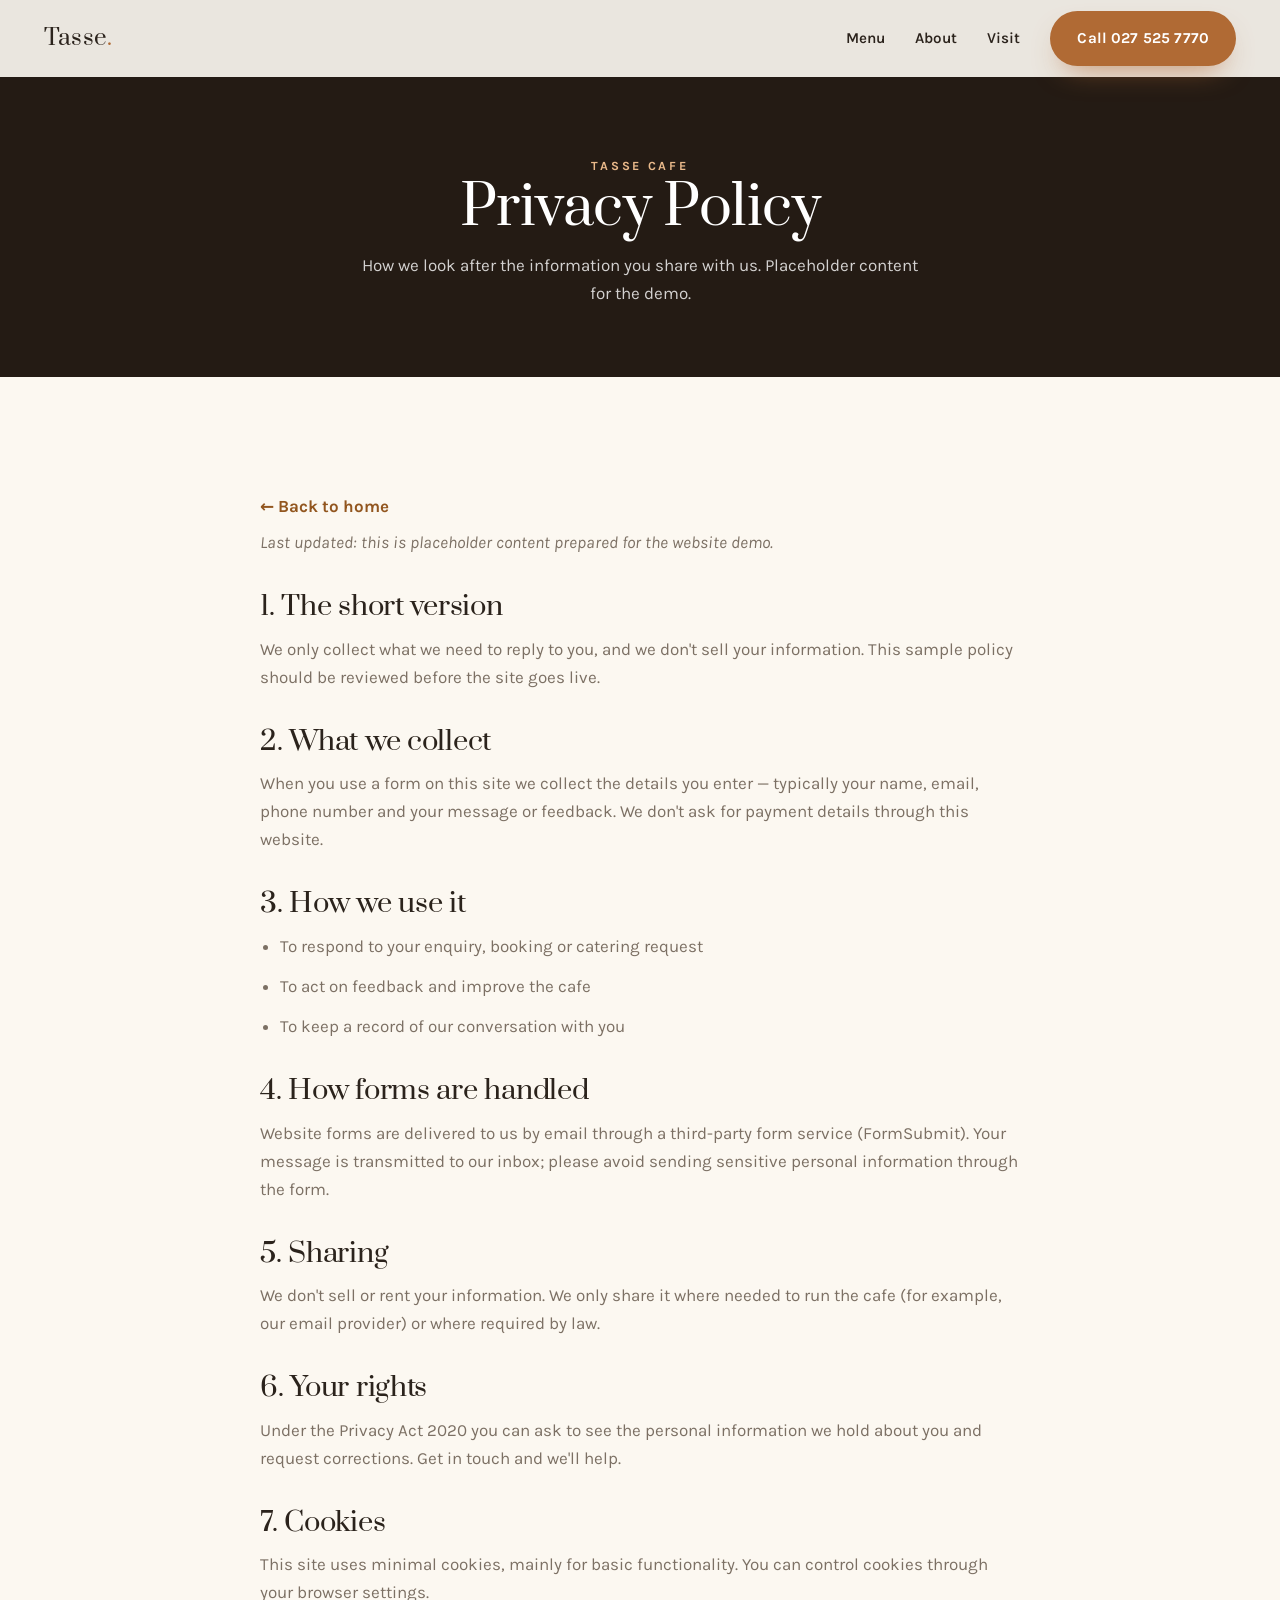
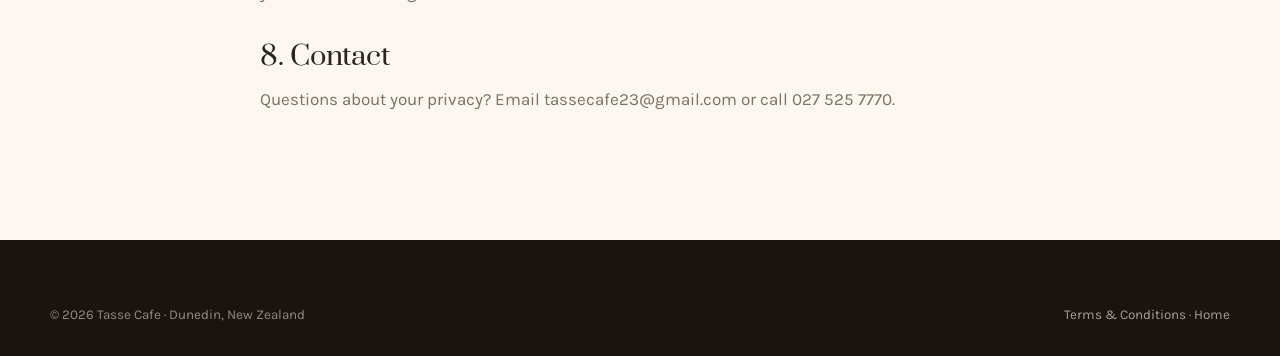
<file: privacy.html>
<!DOCTYPE html>
<html lang="en-NZ">
<head>
<meta charset="UTF-8">
<meta name="viewport" content="width=device-width, initial-scale=1.0">
<title>Privacy Policy | Tasse Cafe, Dunedin</title>
<meta name="description" content="How Tasse Cafe handles information collected through this website.">
<link rel="icon" href="data:image/svg+xml,%3Csvg xmlns='http://www.w3.org/2000/svg' viewBox='0 0 100 100'%3E%3Crect width='100' height='100' rx='22' fill='%23241b14'/%3E%3Ctext x='50' y='68' font-family='Georgia,serif' font-size='58' fill='%23b06a34' text-anchor='middle'%3ET%3C/text%3E%3C/svg%3E">
<link rel="preconnect" href="https://fonts.googleapis.com">
<link rel="preconnect" href="https://fonts.gstatic.com" crossorigin>
<link href="https://fonts.googleapis.com/css2?family=Prata&family=Karla:wght@400;600;700;800&display=swap" rel="stylesheet">
<link rel="stylesheet" href="styles.css">
</head>
<body>
<nav class="nav scrolled" id="nav">
  <a href="index.html" class="brand">Tasse<span class="dot">.</span></a>
  <div class="nav-links" id="navLinks">
    <a href="index.html#menu" class="lnk">Menu</a>
    <a href="index.html#about" class="lnk">About</a>
    <a href="index.html#visit" class="lnk">Visit</a>
    <a href="tel:0275257770" class="btn btn-primary">Call 027 525 7770</a>
  </div>
  <button class="nav-toggle" id="navToggle" aria-label="Menu"><span></span><span></span><span></span></button>
</nav>

<header class="page-hero">
  <div class="wrap">
    <span class="eyebrow" style="color:#e9b98a">Tasse Cafe</span>
    <h1>Privacy Policy</h1>
    <p>How we look after the information you share with us. Placeholder content for the demo.</p>
  </div>
</header>

<section class="section band-cream">
  <div class="wrap prose">
    <a href="index.html" class="back-link">← Back to home</a>
    <p><em>Last updated: this is placeholder content prepared for the website demo.</em></p>

    <h2>1. The short version</h2>
    <p>We only collect what we need to reply to you, and we don't sell your information. This sample policy should be reviewed before the site goes live.</p>

    <h2>2. What we collect</h2>
    <p>When you use a form on this site we collect the details you enter — typically your name, email, phone number and your message or feedback. We don't ask for payment details through this website.</p>

    <h2>3. How we use it</h2>
    <ul>
      <li>To respond to your enquiry, booking or catering request</li>
      <li>To act on feedback and improve the cafe</li>
      <li>To keep a record of our conversation with you</li>
    </ul>

    <h2>4. How forms are handled</h2>
    <p>Website forms are delivered to us by email through a third-party form service (FormSubmit). Your message is transmitted to our inbox; please avoid sending sensitive personal information through the form.</p>

    <h2>5. Sharing</h2>
    <p>We don't sell or rent your information. We only share it where needed to run the cafe (for example, our email provider) or where required by law.</p>

    <h2>6. Your rights</h2>
    <p>Under the Privacy Act 2020 you can ask to see the personal information we hold about you and request corrections. Get in touch and we'll help.</p>

    <h2>7. Cookies</h2>
    <p>This site uses minimal cookies, mainly for basic functionality. You can control cookies through your browser settings.</p>

    <h2>8. Contact</h2>
    <p>Questions about your privacy? Email <a href="mailto:tassecafe23@gmail.com">tassecafe23@gmail.com</a> or call <a href="tel:0275257770">027 525 7770</a>.</p>
  </div>
</section>

<footer class="footer">
  <div class="wrap">
    <div class="footer-bottom" style="border:0;padding-top:0">
      <span>© <span id="yr"></span> Tasse Cafe · Dunedin, New Zealand</span>
      <span><a href="terms.html" style="color:rgba(255,255,255,.6)">Terms &amp; Conditions</a> · <a href="index.html" style="color:rgba(255,255,255,.6)">Home</a></span>
    </div>
  </div>
</footer>
<script>document.getElementById('yr').textContent = new Date().getFullYear();
  const t=document.getElementById('navToggle'),l=document.getElementById('navLinks'); t&&t.addEventListener('click',()=>l.classList.toggle('open'));</script>
</body>
</html>
</file>
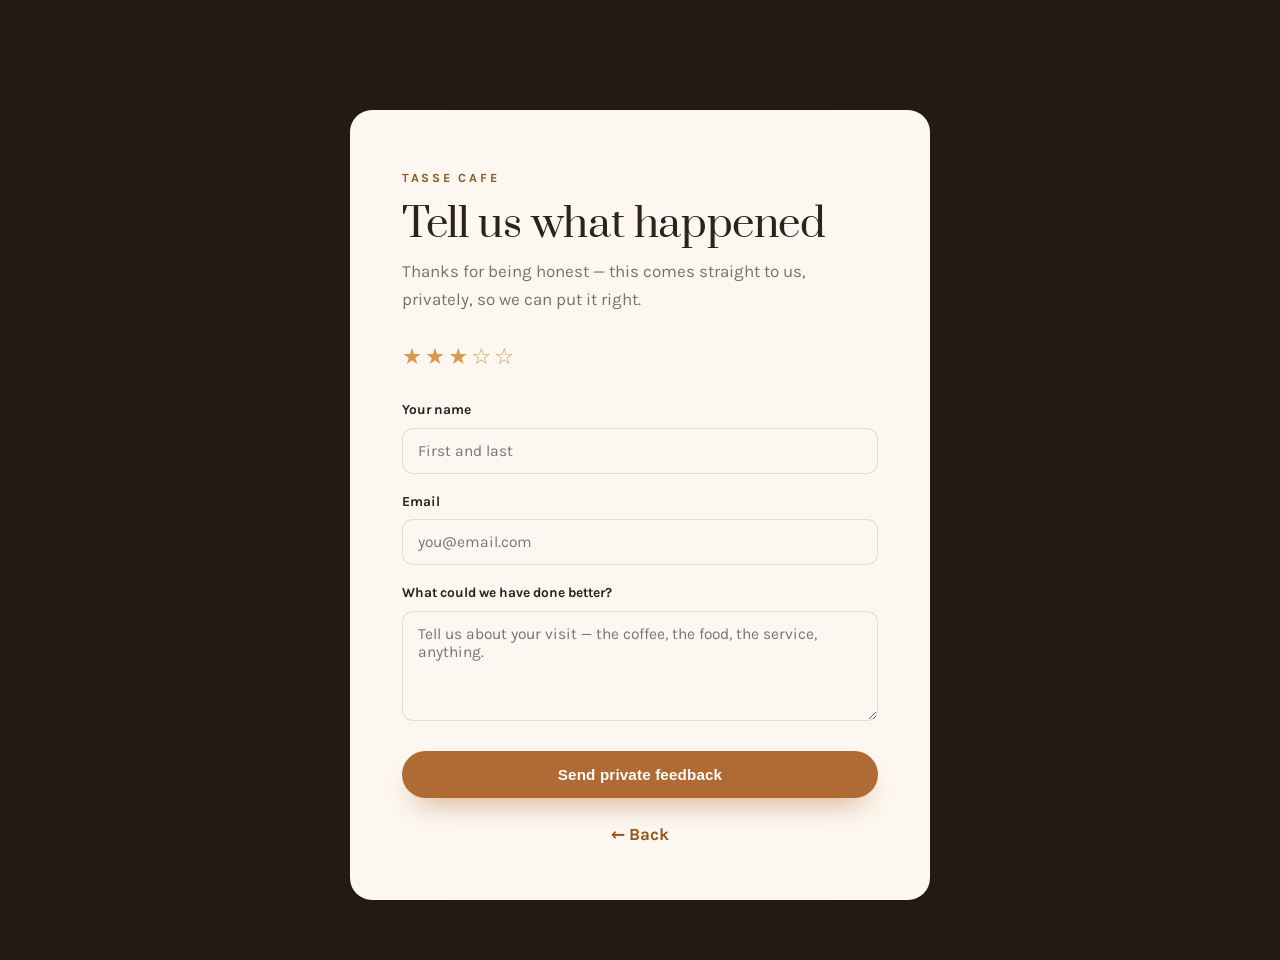
<file: private.html>
<!DOCTYPE html>
<html lang="en-NZ">
<head>
<meta charset="UTF-8">
<meta name="viewport" content="width=device-width, initial-scale=1.0">
<title>Your Feedback | Tasse Cafe, Dunedin</title>
<meta name="description" content="Share private feedback with the Tasse Cafe team.">
<link rel="icon" href="data:image/svg+xml,%3Csvg xmlns='http://www.w3.org/2000/svg' viewBox='0 0 100 100'%3E%3Crect width='100' height='100' rx='22' fill='%23241b14'/%3E%3Ctext x='50' y='68' font-family='Georgia,serif' font-size='58' fill='%23b06a34' text-anchor='middle'%3ET%3C/text%3E%3C/svg%3E">
<link rel="preconnect" href="https://fonts.googleapis.com">
<link rel="preconnect" href="https://fonts.gstatic.com" crossorigin>
<link href="https://fonts.googleapis.com/css2?family=Prata&family=Karla:wght@400;600;700;800&display=swap" rel="stylesheet">
<link rel="stylesheet" href="styles.css">
<style>
  .pv-wrap { min-height: 100vh; display: grid; place-items: center; background: var(--espresso); padding: 110px 20px 60px; }
  .pv-card { background: var(--cream); border-radius: var(--radius-lg); padding: clamp(30px, 5vw, 52px); max-width: 580px; width: 100%; box-shadow: var(--shadow); }
  .pv-card .eyebrow { color: var(--accent-deep); }
  .pv-card h1 { font-size: clamp(1.8rem, 4.6vw, 2.5rem); margin: 12px 0 10px; }
  .pv-card p.sub { color: var(--muted); margin-bottom: 26px; }
  .rating-show { color: #d99a4e; font-size: 1.4rem; letter-spacing: 3px; margin-bottom: 22px; }
  .success { display: none; text-align: center; }
  .success.show { display: block; }
  .success .tick { width: 72px; height: 72px; border-radius: 50%; background: rgba(176,106,52,0.15); color: var(--accent-deep); display: grid; place-items: center; margin: 0 auto 20px; }
  .success .tick svg { width: 34px; height: 34px; }
  .pv-back { margin-top: 22px; text-align: center; }
  .pv-back a { color: var(--accent-deep); font-weight: 700; }
</style>
</head>
<body>
<div class="pv-wrap">
  <div class="pv-card">
    <div id="formView">
      <span class="eyebrow">Tasse Cafe</span>
      <h1>Tell us what happened</h1>
      <p class="sub">Thanks for being honest — this comes straight to us, privately, so we can put it right.</p>
      <div class="rating-show" id="ratingShow">★☆☆☆☆</div>
      <form class="form" id="pvForm" action="https://formsubmit.co/tassecafe23@gmail.com" method="POST" style="box-shadow:none;padding:0;background:transparent">
        <input type="hidden" name="_subject" value="Private feedback from Tasse Cafe website">
        <input type="hidden" name="_captcha" value="false">
        <input type="hidden" name="_template" value="table">
        <input type="hidden" name="rating" id="ratingField" value="">
        <div class="field">
          <label for="name">Your name</label>
          <input id="name" type="text" name="name" placeholder="First and last" required>
        </div>
        <div class="field">
          <label for="email">Email</label>
          <input id="email" type="email" name="email" placeholder="you@email.com" required>
        </div>
        <div class="field">
          <label for="feedback">What could we have done better?</label>
          <textarea id="feedback" name="feedback" placeholder="Tell us about your visit — the coffee, the food, the service, anything." required></textarea>
        </div>
        <button type="submit" class="btn btn-primary" style="width:100%;justify-content:center">Send private feedback</button>
      </form>
    </div>
    <div class="success" id="successView">
      <div class="tick"><svg viewBox="0 0 24 24" fill="none" stroke="currentColor" stroke-width="3"><polyline points="20 6 9 17 4 12"/></svg></div>
      <h1>Thank you</h1>
      <p class="sub">We really appreciate you taking the time. The team will read this and use it to do better next time.</p>
      <div class="pv-back"><a href="index.html">← Back to Tasse Cafe</a></div>
    </div>
    <div class="pv-back" id="backLink"><a href="review.html">← Back</a></div>
  </div>
</div>
<script>
  const params = new URLSearchParams(window.location.search);
  let rating = parseInt(params.get('rating'), 10);
  if (isNaN(rating) || rating < 1 || rating > 5) rating = 3;
  document.getElementById('ratingShow').textContent = '★★★★★☆☆☆☆☆'.slice(5 - rating, 10 - rating);
  document.getElementById('ratingField').value = rating + ' star' + (rating === 1 ? '' : 's');

  // Submit via fetch to show success state (no reCAPTCHA, FormSubmit AJAX endpoint)
  const form = document.getElementById('pvForm');
  form.addEventListener('submit', (e) => {
    e.preventDefault();
    const btn = form.querySelector('button');
    btn.textContent = 'Sending…'; btn.disabled = true;
    fetch('https://formsubmit.co/ajax/tassecafe23@gmail.com', {
      method: 'POST',
      headers: { 'Content-Type': 'application/json', 'Accept': 'application/json' },
      body: JSON.stringify(Object.fromEntries(new FormData(form)))
    }).then(() => showSuccess()).catch(() => showSuccess());
  });
  function showSuccess(){
    document.getElementById('formView').style.display = 'none';
    document.getElementById('backLink').style.display = 'none';
    document.getElementById('successView').classList.add('show');
  }
</script>
</body>
</html>
</file>
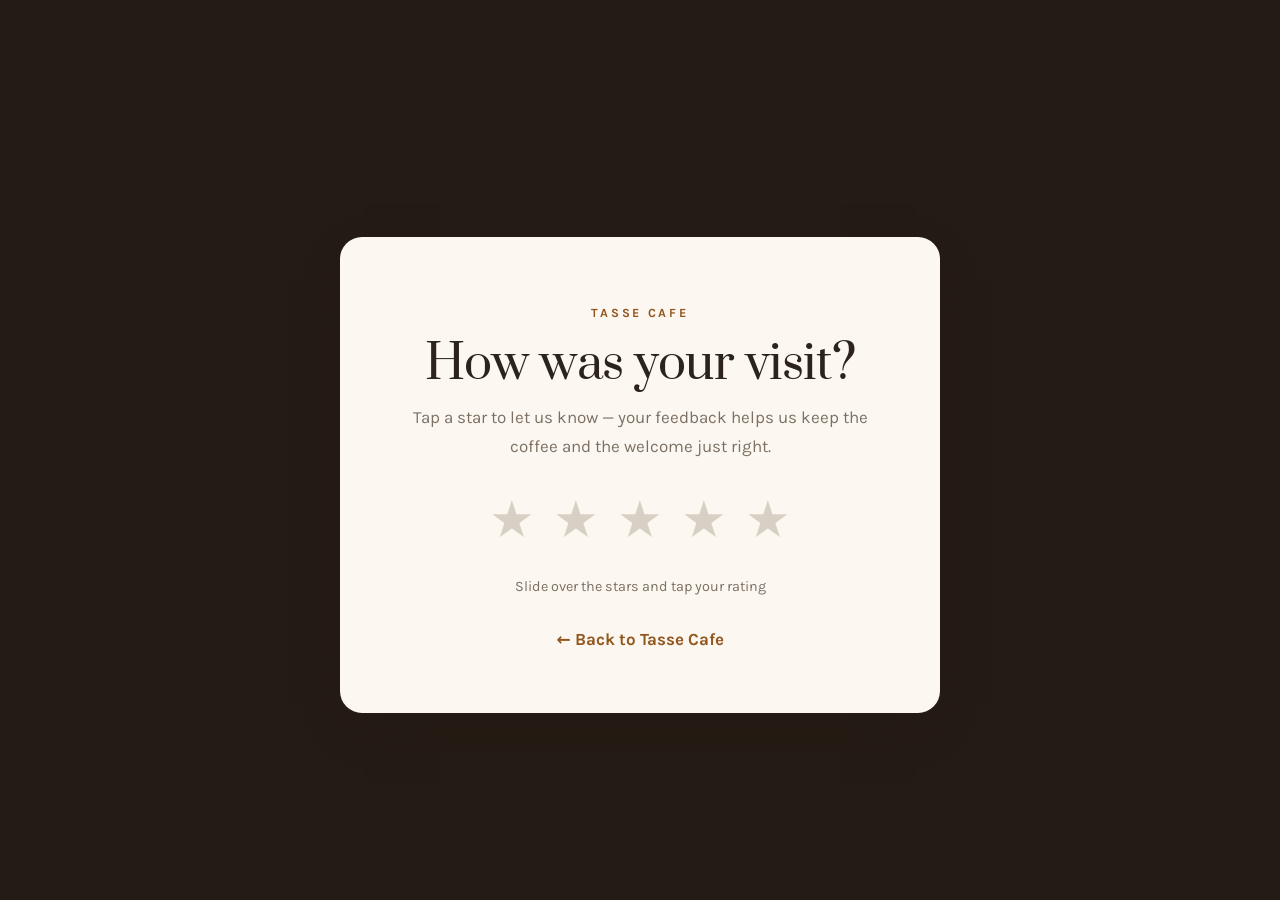
<file: review.html>
<!DOCTYPE html>
<html lang="en-NZ">
<head>
<meta charset="UTF-8">
<meta name="viewport" content="width=device-width, initial-scale=1.0">
<title>Leave a Review | Tasse Cafe, Dunedin</title>
<meta name="description" content="Enjoyed your visit to Tasse Cafe? Let us know how we did.">
<link rel="icon" href="data:image/svg+xml,%3Csvg xmlns='http://www.w3.org/2000/svg' viewBox='0 0 100 100'%3E%3Crect width='100' height='100' rx='22' fill='%23241b14'/%3E%3Ctext x='50' y='68' font-family='Georgia,serif' font-size='58' fill='%23b06a34' text-anchor='middle'%3ET%3C/text%3E%3C/svg%3E">
<link rel="preconnect" href="https://fonts.googleapis.com">
<link rel="preconnect" href="https://fonts.gstatic.com" crossorigin>
<link href="https://fonts.googleapis.com/css2?family=Prata&family=Karla:wght@400;600;700;800&display=swap" rel="stylesheet">
<link rel="stylesheet" href="styles.css">
<style>
  .rv-wrap { min-height: 100vh; display: grid; place-items: center; background: var(--espresso); padding: 110px 20px 60px; text-align: center; }
  .rv-card { background: var(--cream); border-radius: var(--radius-lg); padding: clamp(34px, 5vw, 60px); max-width: 600px; width: 100%; box-shadow: var(--shadow); }
  .rv-card .eyebrow { color: var(--accent-deep); }
  .rv-card h1 { font-size: clamp(2rem, 5vw, 2.9rem); margin: 14px 0 12px; }
  .rv-card p.sub { color: var(--muted); margin-bottom: 30px; }
  .star-row { display: flex; justify-content: center; gap: 10px; margin-bottom: 26px; }
  .star-row button { font-size: clamp(2.2rem, 9vw, 3.2rem); background: none; border: none; cursor: pointer; color: #d8d0c4; transition: transform .2s var(--ease), color .2s; line-height: 1; padding: 4px; }
  .star-row button:hover { transform: translateY(-4px) scale(1.1); }
  .star-row button.lit { color: #d99a4e; }
  .hint { color: var(--muted); font-size: 0.9rem; min-height: 1.4em; transition: color .2s; }
  .rv-back { margin-top: 26px; }
  .rv-back a { color: var(--accent-deep); font-weight: 700; }
</style>
</head>
<body>
<div class="rv-wrap">
  <div class="rv-card">
    <span class="eyebrow">Tasse Cafe</span>
    <h1>How was your visit?</h1>
    <p class="sub">Tap a star to let us know — your feedback helps us keep the coffee and the welcome just right.</p>
    <div class="star-row" id="stars">
      <button data-v="1" aria-label="1 star">★</button>
      <button data-v="2" aria-label="2 stars">★</button>
      <button data-v="3" aria-label="3 stars">★</button>
      <button data-v="4" aria-label="4 stars">★</button>
      <button data-v="5" aria-label="5 stars">★</button>
    </div>
    <p class="hint" id="hint">Slide over the stars and tap your rating</p>
    <div class="rv-back"><a href="index.html">← Back to Tasse Cafe</a></div>
  </div>
</div>
<script>
  // 4–5 stars → Google review; 1–3 → private feedback form
  const GOOGLE_REVIEW_URL = "https://g.page/r/PLACEHOLDER/review";
  const stars = document.querySelectorAll('#stars button');
  const hint = document.getElementById('hint');
  const labels = { 1:"We're sorry to hear that — tell us more", 2:"Not good enough — let us know what happened", 3:"Thanks — we'd love to know how to do better", 4:"Great! Taking you to Google…", 5:"Wonderful! Taking you to Google…" };
  function paint(v){ stars.forEach(s => s.classList.toggle('lit', +s.dataset.v <= v)); hint.textContent = labels[v]; }
  stars.forEach(s => {
    s.addEventListener('mouseenter', () => paint(+s.dataset.v));
    s.addEventListener('click', () => {
      const v = +s.dataset.v; paint(v);
      setTimeout(() => {
        if (v >= 4) { window.location.href = GOOGLE_REVIEW_URL; }
        else { window.location.href = "private.html?rating=" + v; }
      }, 450);
    });
  });
  document.getElementById('stars').addEventListener('mouseleave', () => { stars.forEach(s => s.classList.remove('lit')); hint.textContent = "Slide over the stars and tap your rating"; });
</script>
</body>
</html>
</file>
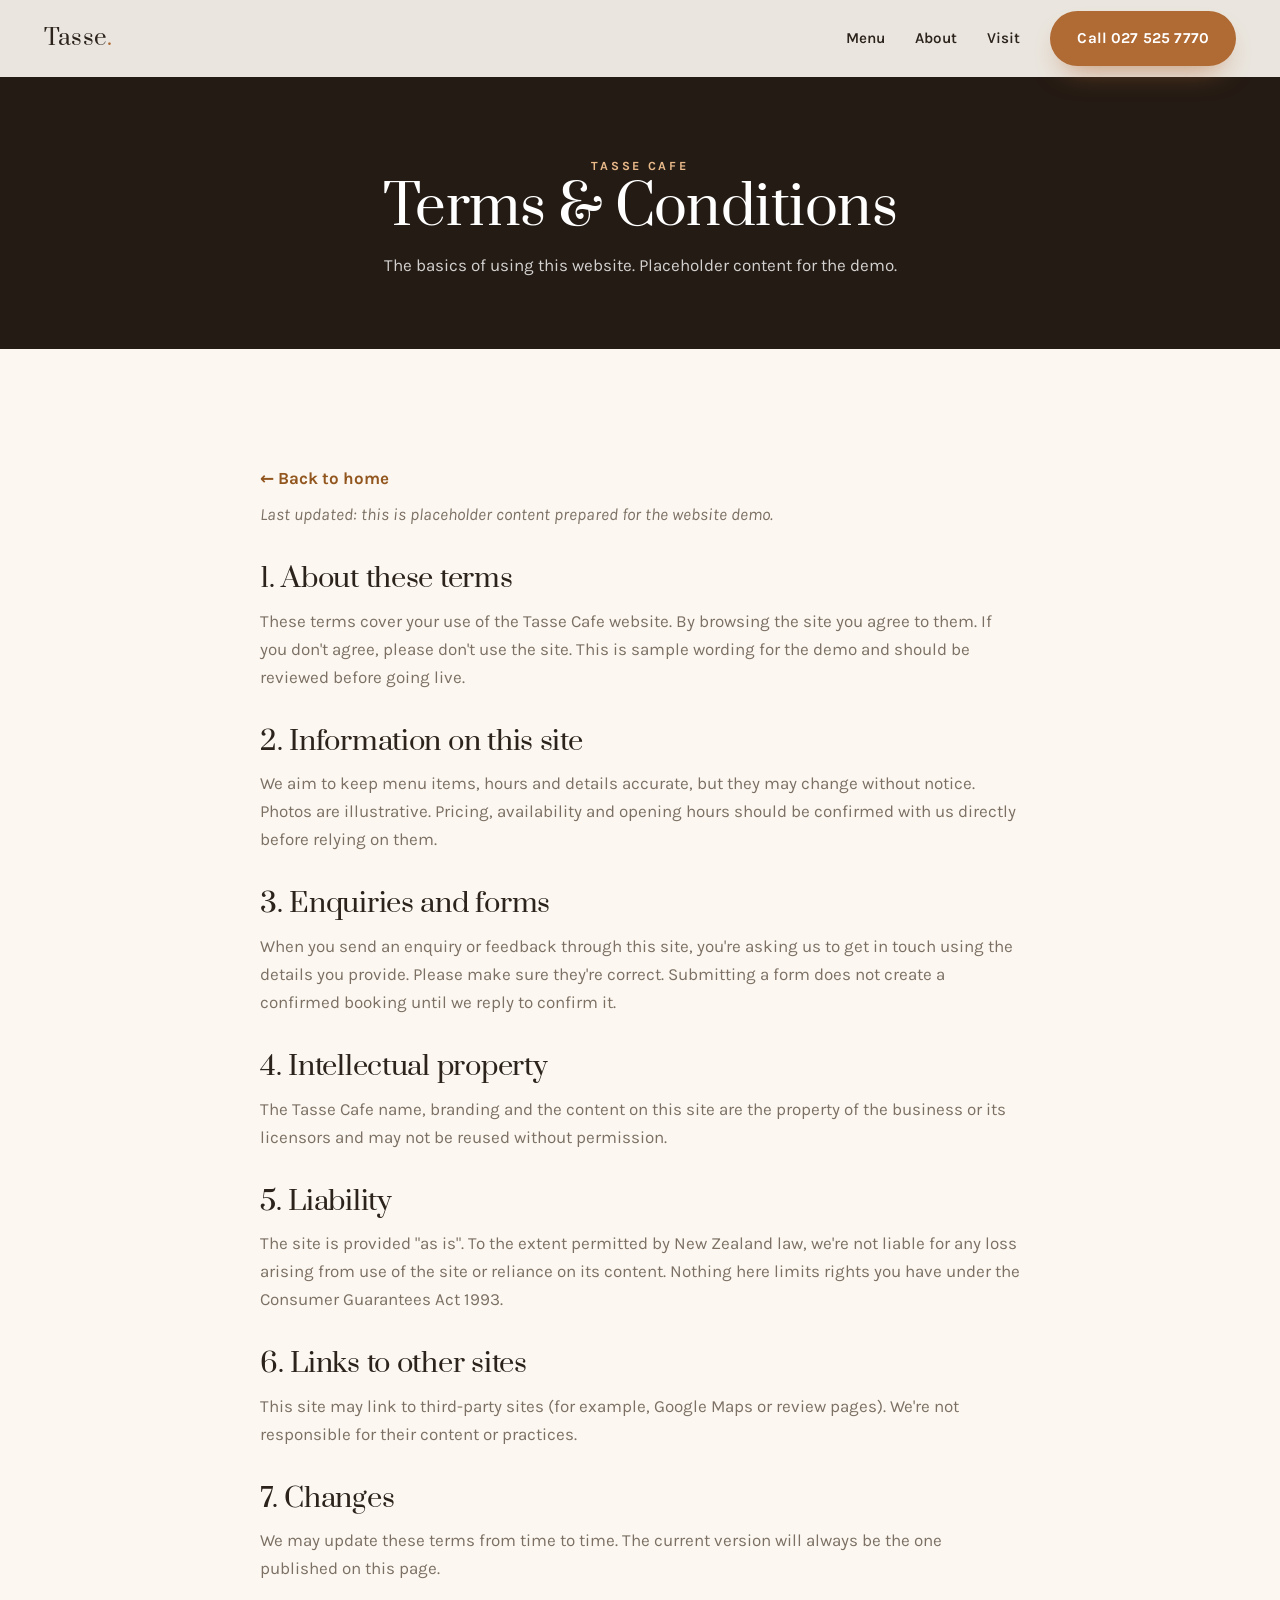
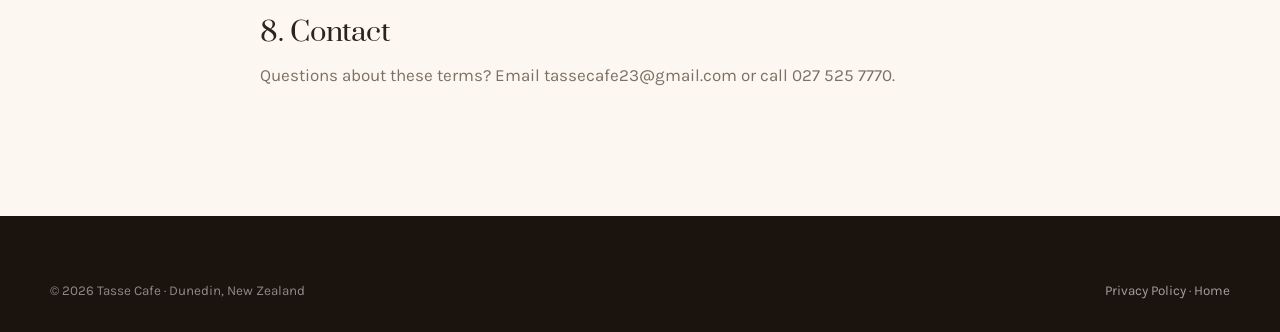
<file: terms.html>
<!DOCTYPE html>
<html lang="en-NZ">
<head>
<meta charset="UTF-8">
<meta name="viewport" content="width=device-width, initial-scale=1.0">
<title>Terms &amp; Conditions | Tasse Cafe, Dunedin</title>
<meta name="description" content="Terms and conditions for the Tasse Cafe website.">
<link rel="icon" href="data:image/svg+xml,%3Csvg xmlns='http://www.w3.org/2000/svg' viewBox='0 0 100 100'%3E%3Crect width='100' height='100' rx='22' fill='%23241b14'/%3E%3Ctext x='50' y='68' font-family='Georgia,serif' font-size='58' fill='%23b06a34' text-anchor='middle'%3ET%3C/text%3E%3C/svg%3E">
<link rel="preconnect" href="https://fonts.googleapis.com">
<link rel="preconnect" href="https://fonts.gstatic.com" crossorigin>
<link href="https://fonts.googleapis.com/css2?family=Prata&family=Karla:wght@400;600;700;800&display=swap" rel="stylesheet">
<link rel="stylesheet" href="styles.css">
</head>
<body>
<nav class="nav scrolled" id="nav">
  <a href="index.html" class="brand">Tasse<span class="dot">.</span></a>
  <div class="nav-links" id="navLinks">
    <a href="index.html#menu" class="lnk">Menu</a>
    <a href="index.html#about" class="lnk">About</a>
    <a href="index.html#visit" class="lnk">Visit</a>
    <a href="tel:0275257770" class="btn btn-primary">Call 027 525 7770</a>
  </div>
  <button class="nav-toggle" id="navToggle" aria-label="Menu"><span></span><span></span><span></span></button>
</nav>

<header class="page-hero">
  <div class="wrap">
    <span class="eyebrow" style="color:#e9b98a">Tasse Cafe</span>
    <h1>Terms &amp; Conditions</h1>
    <p>The basics of using this website. Placeholder content for the demo.</p>
  </div>
</header>

<section class="section band-cream">
  <div class="wrap prose">
    <a href="index.html" class="back-link">← Back to home</a>
    <p><em>Last updated: this is placeholder content prepared for the website demo.</em></p>

    <h2>1. About these terms</h2>
    <p>These terms cover your use of the Tasse Cafe website. By browsing the site you agree to them. If you don't agree, please don't use the site. This is sample wording for the demo and should be reviewed before going live.</p>

    <h2>2. Information on this site</h2>
    <p>We aim to keep menu items, hours and details accurate, but they may change without notice. Photos are illustrative. Pricing, availability and opening hours should be confirmed with us directly before relying on them.</p>

    <h2>3. Enquiries and forms</h2>
    <p>When you send an enquiry or feedback through this site, you're asking us to get in touch using the details you provide. Please make sure they're correct. Submitting a form does not create a confirmed booking until we reply to confirm it.</p>

    <h2>4. Intellectual property</h2>
    <p>The Tasse Cafe name, branding and the content on this site are the property of the business or its licensors and may not be reused without permission.</p>

    <h2>5. Liability</h2>
    <p>The site is provided "as is". To the extent permitted by New Zealand law, we're not liable for any loss arising from use of the site or reliance on its content. Nothing here limits rights you have under the Consumer Guarantees Act 1993.</p>

    <h2>6. Links to other sites</h2>
    <p>This site may link to third-party sites (for example, Google Maps or review pages). We're not responsible for their content or practices.</p>

    <h2>7. Changes</h2>
    <p>We may update these terms from time to time. The current version will always be the one published on this page.</p>

    <h2>8. Contact</h2>
    <p>Questions about these terms? Email <a href="mailto:tassecafe23@gmail.com">tassecafe23@gmail.com</a> or call <a href="tel:0275257770">027 525 7770</a>.</p>
  </div>
</section>

<footer class="footer">
  <div class="wrap">
    <div class="footer-bottom" style="border:0;padding-top:0">
      <span>© <span id="yr"></span> Tasse Cafe · Dunedin, New Zealand</span>
      <span><a href="privacy.html" style="color:rgba(255,255,255,.6)">Privacy Policy</a> · <a href="index.html" style="color:rgba(255,255,255,.6)">Home</a></span>
    </div>
  </div>
</footer>
<script>document.getElementById('yr').textContent = new Date().getFullYear();
  const t=document.getElementById('navToggle'),l=document.getElementById('navLinks'); t&&t.addEventListener('click',()=>l.classList.toggle('open'));</script>
</body>
</html>
</file>
<file: styles.css>
/* Tasse Cafe — Crafted archetype
   Fonts: Prata (display) + Karla (body)
   Warm espresso / caramel palette, bone neutrals, photography-led */

:root {
  --espresso: #241b14;      /* dark anchor */
  --espresso-2: #2f231a;
  --bone: #f7f0e6;          /* light band */
  --cream: #fcf8f1;         /* lighter band */
  --paper: #ffffff;
  --ink: #2b231c;           /* body text */
  --muted: #7c7064;         /* secondary text */
  --accent: #b06a34;        /* caramel / roasted */
  --accent-deep: #92561f;
  --line: rgba(43, 35, 28, 0.12);
  --radius: 14px;
  --radius-lg: 22px;
  --shadow: 0 18px 50px -24px rgba(36, 27, 20, 0.5);
  --maxw: 1180px;
  --ease: cubic-bezier(0.22, 0.61, 0.36, 1);
}

* { box-sizing: border-box; margin: 0; padding: 0; }
html { scroll-behavior: smooth; }
@media (prefers-reduced-motion: reduce) { html { scroll-behavior: auto; } }

body {
  font-family: "Karla", system-ui, sans-serif;
  color: var(--ink);
  background: var(--cream);
  line-height: 1.65;
  font-size: 17px;
  -webkit-font-smoothing: antialiased;
  overflow-x: hidden;
}

img { image-orientation: from-image; max-width: 100%; display: block; }

h1, h2, h3, .display { font-family: "Prata", Georgia, serif; font-weight: 400; line-height: 1.12; letter-spacing: -0.01em; }

a { color: inherit; text-decoration: none; }

.wrap { width: min(100% - 44px, var(--maxw)); margin-inline: auto; }

.eyebrow {
  font-size: 0.78rem; letter-spacing: 0.22em; text-transform: uppercase;
  color: var(--accent-deep); font-weight: 700; display: inline-block;
}

.section { padding: clamp(64px, 9vw, 120px) 0; }
.band-bone { background: var(--bone); }
.band-cream { background: var(--cream); }
.band-paper { background: var(--paper); }

.section-head { max-width: 640px; margin-bottom: 52px; }
.section-head.center { margin-inline: auto; text-align: center; }
.section-head h2 { font-size: clamp(2rem, 4.4vw, 3.1rem); margin: 14px 0 10px; }
.section-head p { color: var(--muted); font-size: 1.05rem; }

/* Buttons */
.btn {
  display: inline-flex; align-items: center; gap: 9px;
  padding: 14px 26px; border-radius: 100px; font-weight: 700;
  font-size: 0.95rem; letter-spacing: 0.01em; cursor: pointer;
  border: 1px solid transparent; transition: transform .25s var(--ease), background .25s, box-shadow .25s, color .25s;
}
.btn-primary { background: var(--accent); color: #fff; box-shadow: 0 14px 30px -14px rgba(176, 106, 52, 0.8); }
.btn-primary:hover { background: var(--accent-deep); transform: translateY(-2px); }
.btn-ghost { background: transparent; color: #fff; border-color: rgba(255,255,255,0.5); }
.btn-ghost:hover { background: rgba(255,255,255,0.12); transform: translateY(-2px); }
.btn-dark { background: var(--espresso); color: #fff; }
.btn-dark:hover { background: #000; transform: translateY(-2px); }
.btn-outline { background: transparent; color: var(--ink); border-color: var(--line); }
.btn-outline:hover { border-color: var(--accent); color: var(--accent-deep); transform: translateY(-2px); }

/* Nav */
.nav {
  position: fixed; top: 0; left: 0; right: 0; z-index: 50;
  display: flex; align-items: center; justify-content: space-between;
  padding: 16px clamp(18px, 4vw, 44px);
  transition: background .35s var(--ease), box-shadow .35s, padding .35s;
}
.nav.scrolled { background: rgba(252, 248, 241, 0.92); backdrop-filter: blur(12px); box-shadow: 0 1px 0 var(--line); padding-top: 11px; padding-bottom: 11px; }
.nav .brand { font-family: "Prata", serif; font-size: 1.4rem; color: #fff; transition: color .35s; letter-spacing: .01em; }
.nav .brand .dot { color: var(--accent); }
.nav.scrolled .brand { color: var(--ink); }
.nav-links { display: flex; align-items: center; gap: 30px; }
.nav-links a.lnk { color: rgba(255,255,255,0.9); font-weight: 600; font-size: 0.95rem; transition: color .35s; position: relative; }
.nav.scrolled .nav-links a.lnk { color: var(--ink); }
.nav-links a.lnk::after { content:""; position:absolute; left:0; bottom:-5px; height:2px; width:0; background: var(--accent); transition: width .3s var(--ease); }
.nav-links a.lnk:hover::after { width: 100%; }
.nav-phone { display: inline-flex; align-items: center; gap: 8px; }
.nav-toggle { display: none; background: none; border: 0; cursor: pointer; flex-direction: column; gap: 5px; }
.nav-toggle span { width: 26px; height: 2px; background: #fff; transition: background .35s; }
.nav.scrolled .nav-toggle span { background: var(--ink); }

@media (max-width: 880px) {
  .nav-links { position: fixed; inset: 0 0 0 35%; background: var(--espresso); flex-direction: column; justify-content: center; gap: 26px; transform: translateX(100%); transition: transform .4s var(--ease); }
  .nav-links.open { transform: translateX(0); }
  .nav-links a.lnk { color: #fff; font-size: 1.15rem; }
  .nav.scrolled .nav-links a.lnk { color: #fff; }
  .nav-toggle { display: flex; z-index: 60; }
}

/* Hero */
.hero { position: relative; min-height: 100svh; display: flex; align-items: center; background: var(--espresso); overflow: hidden; }
.hero-slides { position: absolute; inset: 0; }
.hero-slide {
  position: absolute; inset: 0; background-size: cover; background-position: center;
  opacity: 0; transition: opacity 1.6s ease; transform: scale(1.05);
  filter: saturate(0.92) contrast(1.03);
}
.hero-slide.active { opacity: 1; animation: kenburns 8s ease forwards; }
@keyframes kenburns { from { transform: scale(1.05);} to { transform: scale(1.13);} }
@media (prefers-reduced-motion: reduce) { .hero-slide { transition: none; } .hero-slide.active { animation: none; } }
.hero::after { content:""; position:absolute; inset:0; background: linear-gradient(105deg, rgba(36,27,20,0.82) 0%, rgba(36,27,20,0.5) 55%, rgba(36,27,20,0.32) 100%); z-index: 1; }
.hero-inner { position: relative; z-index: 2; color: #fff; padding-top: 100px; padding-bottom: 60px; max-width: 760px; }
.hero .eyebrow { color: #e9b98a; }
.hero h1 { font-size: clamp(2.6rem, 6.2vw, 4.6rem); margin: 18px 0 20px; color: #fff; }
.hero p.lead { font-size: clamp(1.05rem, 2vw, 1.25rem); color: rgba(255,255,255,0.88); max-width: 540px; margin-bottom: 32px; }
.hero-cta { display: flex; gap: 14px; flex-wrap: wrap; }
.hero-meta { margin-top: 34px; display: flex; gap: 26px; flex-wrap: wrap; color: rgba(255,255,255,0.82); font-size: 0.92rem; }
.hero-meta b { color: #fff; }
.scroll-cue { position: absolute; bottom: 26px; left: 50%; transform: translateX(-50%); z-index: 2; color: rgba(255,255,255,0.7); font-size: 0.75rem; letter-spacing: 0.2em; text-transform: uppercase; display: flex; flex-direction: column; align-items: center; gap: 8px; }
.scroll-cue span { width: 1px; height: 34px; background: linear-gradient(rgba(255,255,255,0.7), transparent); animation: cue 1.8s infinite; }
@keyframes cue { 0%,100%{opacity:.3} 50%{opacity:1} }

/* Trust strip */
.trust { display: grid; grid-template-columns: repeat(3, 1fr); gap: 24px; }
.trust .item { display: flex; gap: 16px; align-items: flex-start; }
.trust .ic { flex: 0 0 46px; width: 46px; height: 46px; border-radius: 12px; background: rgba(176,106,52,0.12); color: var(--accent-deep); display: grid; place-items: center; }
.trust .ic svg { width: 22px; height: 22px; }
.trust h3 { font-family: "Karla", sans-serif; font-weight: 800; font-size: 1.02rem; margin-bottom: 2px; }
.trust p { color: var(--muted); font-size: 0.94rem; }
@media (max-width: 760px){ .trust { grid-template-columns: 1fr; gap: 22px; } }

/* Services */
.services-grid { display: grid; grid-template-columns: repeat(3, 1fr); gap: 22px; }
.svc {
  background: var(--paper); border: 1px solid var(--line); border-radius: var(--radius-lg);
  padding: 32px 28px; transition: transform .3s var(--ease), box-shadow .3s, border-color .3s;
}
.svc:hover { transform: translateY(-6px); box-shadow: var(--shadow); border-color: rgba(176,106,52,0.4); }
.svc .ic { width: 50px; height: 50px; border-radius: 14px; background: var(--espresso); color: #e9b98a; display: grid; place-items: center; margin-bottom: 18px; }
.svc .ic svg { width: 24px; height: 24px; }
.svc h3 { font-size: 1.32rem; margin-bottom: 8px; }
.svc p { color: var(--muted); font-size: 0.96rem; }
@media (max-width: 920px){ .services-grid { grid-template-columns: 1fr 1fr; } }
@media (max-width: 600px){ .services-grid { grid-template-columns: 1fr; } }

/* About */
.about { display: grid; grid-template-columns: 1fr 1.05fr; gap: clamp(34px, 5vw, 70px); align-items: center; }
.about-media { position: relative; }
.about-media img { width: 100%; aspect-ratio: 4/3; object-fit: cover; border-radius: var(--radius-lg); filter: saturate(0.92) contrast(1.03); }
.about-media .tag { position: absolute; left: -14px; bottom: 26px; background: var(--accent); color: #fff; padding: 14px 22px; border-radius: 14px; font-family: "Prata", serif; font-size: 1.05rem; box-shadow: var(--shadow); }
.about h2 { font-size: clamp(2rem, 4vw, 2.9rem); margin: 14px 0 18px; }
.about p { color: var(--muted); margin-bottom: 14px; }
.checklist { list-style: none; margin-top: 22px; display: grid; gap: 13px; }
.checklist li { display: flex; gap: 12px; align-items: flex-start; font-weight: 600; color: var(--ink); }
.checklist .ck { flex: 0 0 24px; width: 24px; height: 24px; border-radius: 50%; background: rgba(176,106,52,0.15); color: var(--accent-deep); display: grid; place-items: center; margin-top: 2px; }
.checklist .ck svg { width: 13px; height: 13px; }
@media (max-width: 820px){ .about { grid-template-columns: 1fr; } .about-media .tag { left: 16px; } }

/* Gallery (masonry, natural aspect) */
.gallery { column-count: 3; column-gap: 16px; }
.gallery img { width: 100%; height: auto; border-radius: var(--radius); margin-bottom: 16px; break-inside: avoid; filter: saturate(0.92) contrast(1.03); transition: transform .4s var(--ease), filter .4s; }
.gallery img:hover { transform: scale(1.015); filter: saturate(1) contrast(1.05); }
@media (max-width: 860px){ .gallery { column-count: 2; } }
@media (max-width: 520px){ .gallery { column-count: 1; } }

/* Crew */
.crew-grid { display: grid; grid-template-columns: repeat(3, 1fr); gap: 22px; }
.crew-card { background: var(--paper); border: 1px solid var(--line); border-radius: var(--radius-lg); padding: 32px 26px; text-align: center; transition: transform .3s var(--ease), box-shadow .3s; }
.crew-card:hover { transform: translateY(-5px); box-shadow: var(--shadow); }
.avatar { width: 76px; height: 76px; border-radius: 50%; margin: 0 auto 16px; background: var(--espresso); color: #e9b98a; display: grid; place-items: center; font-family: "Prata", serif; font-size: 1.5rem; box-shadow: 0 0 0 4px rgba(176,106,52,0.25); }
.crew-card h3 { font-size: 1.25rem; }
.crew-card .role { color: var(--accent-deep); font-weight: 700; font-size: 0.82rem; letter-spacing: 0.1em; text-transform: uppercase; margin: 4px 0 10px; }
.crew-card p { color: var(--muted); font-size: 0.93rem; }
@media (max-width: 820px){ .crew-grid { grid-template-columns: 1fr; max-width: 420px; margin-inline: auto; } }

/* Reviews */
.badge-pill { display: inline-block; background: rgba(176,106,52,0.12); color: var(--accent-deep); font-weight: 700; font-size: 0.74rem; letter-spacing: 0.12em; text-transform: uppercase; padding: 6px 14px; border-radius: 100px; margin-bottom: 16px; }
.reviews-grid { display: grid; grid-template-columns: repeat(3, 1fr); gap: 22px; }
.review { background: var(--paper); border: 1px solid var(--line); border-radius: var(--radius-lg); padding: 30px 28px; }
.stars { color: #d99a4e; letter-spacing: 2px; margin-bottom: 14px; font-size: 1.05rem; }
.review p { font-style: italic; color: var(--ink); margin-bottom: 18px; }
.review .who { font-weight: 800; }
.review .where { color: var(--muted); font-size: 0.88rem; }
@media (max-width: 920px){ .reviews-grid { grid-template-columns: 1fr; max-width: 520px; margin-inline: auto; } }

/* Review funnel banner */
.funnel { background: var(--espresso); color: #fff; text-align: center; position: relative; overflow: hidden; }
.funnel::before { content:""; position:absolute; inset:0; background: radial-gradient(circle at 50% 0%, rgba(176,106,52,0.22), transparent 60%); }
.funnel .wrap { position: relative; z-index: 1; }
.funnel .stars { font-size: 1.6rem; margin-bottom: 10px; }
.funnel h2 { color: #fff; font-size: clamp(1.8rem, 4vw, 2.7rem); margin-bottom: 14px; }
.funnel p { color: rgba(255,255,255,0.8); max-width: 520px; margin: 0 auto 28px; }

/* Contact */
.contact { background: var(--espresso); color: #fff; }
.contact-grid { display: grid; grid-template-columns: 0.9fr 1.1fr; gap: clamp(34px, 5vw, 64px); align-items: start; }
.contact h2 { color: #fff; font-size: clamp(2rem, 4vw, 2.9rem); margin: 14px 0 18px; }
.contact .lead { color: rgba(255,255,255,0.8); margin-bottom: 28px; }
.cinfo { display: grid; gap: 18px; }
.cinfo a, .cinfo div { display: flex; gap: 14px; align-items: flex-start; color: rgba(255,255,255,0.92); }
.cinfo .ic { flex: 0 0 42px; width: 42px; height: 42px; border-radius: 11px; background: rgba(255,255,255,0.08); color: #e9b98a; display: grid; place-items: center; }
.cinfo .ic svg { width: 19px; height: 19px; }
.cinfo b { display:block; color:#fff; font-size:0.78rem; letter-spacing:0.12em; text-transform:uppercase; color:#e9b98a; }
.form { background: var(--paper); border-radius: var(--radius-lg); padding: clamp(26px, 4vw, 38px); box-shadow: var(--shadow); }
.form .row { display: grid; grid-template-columns: 1fr 1fr; gap: 16px; }
.field { margin-bottom: 16px; }
.field label { display: block; font-weight: 700; font-size: 0.86rem; color: var(--ink); margin-bottom: 7px; }
.field input, .field select, .field textarea {
  width: 100%; padding: 13px 15px; border: 1px solid var(--line); border-radius: 11px;
  font-family: inherit; font-size: 0.97rem; color: var(--ink); background: var(--cream); transition: border-color .25s, box-shadow .25s;
}
.field input:focus, .field select:focus, .field textarea:focus { outline: none; border-color: var(--accent); box-shadow: 0 0 0 3px rgba(176,106,52,0.15); background: #fff; }
.field textarea { resize: vertical; min-height: 110px; }
.form .btn-primary { width: 100%; justify-content: center; margin-top: 6px; }
@media (max-width: 820px){ .contact-grid { grid-template-columns: 1fr; } .form .row { grid-template-columns: 1fr; } }

/* Footer */
.footer { background: #1b140e; color: rgba(255,255,255,0.72); padding: 64px 0 30px; }
.footer-top { display: grid; grid-template-columns: 1.4fr 1fr 1fr; gap: 40px; margin-bottom: 44px; }
.footer .brand { font-family: "Prata", serif; font-size: 1.6rem; color: #fff; margin-bottom: 12px; display: inline-block; }
.footer .brand .dot { color: var(--accent); }
.footer p { font-size: 0.94rem; max-width: 320px; }
.footer h4 { color: #fff; font-size: 0.82rem; letter-spacing: 0.14em; text-transform: uppercase; margin-bottom: 16px; }
.footer ul { list-style: none; display: grid; gap: 10px; }
.footer ul a { color: rgba(255,255,255,0.72); font-size: 0.94rem; transition: color .25s; }
.footer ul a:hover { color: #e9b98a; }
.footer-bottom { border-top: 1px solid rgba(255,255,255,0.12); padding-top: 22px; display: flex; justify-content: space-between; flex-wrap: wrap; gap: 12px; font-size: 0.84rem; color: rgba(255,255,255,0.5); }
@media (max-width: 760px){ .footer-top { grid-template-columns: 1fr; gap: 28px; } }

/* Reveal on scroll */
.reveal { opacity: 0; transform: translateY(28px); transition: opacity .8s var(--ease), transform .8s var(--ease); }
.reveal.in { opacity: 1; transform: none; }
@media (prefers-reduced-motion: reduce) { .reveal { opacity: 1; transform: none; } }

/* Intro overlay */
.intro { position: fixed; inset: 0; z-index: 200; background: var(--espresso); display: grid; place-items: center; transition: opacity .7s ease, visibility .7s; }
.intro.hide { opacity: 0; visibility: hidden; }
.intro .mark { font-family: "Prata", serif; color: #fff; font-size: clamp(2rem, 7vw, 3.4rem); opacity: 0; transform: translateY(12px); animation: introIn 1s var(--ease) forwards .12s; }
.intro .mark .dot { color: var(--accent); }
.intro .ln { width: 0; height: 2px; background: var(--accent); margin: 14px auto 0; animation: introLn 1.1s var(--ease) forwards .5s; }
@keyframes introIn { to { opacity: 1; transform: none; } }
@keyframes introLn { to { width: 120px; } }

/* Generic page header (subpages) */
.page-hero { background: var(--espresso); color: #fff; padding: 150px 0 70px; text-align: center; position: relative; }
.page-hero h1 { font-size: clamp(2.2rem, 5vw, 3.4rem); color: #fff; margin-bottom: 12px; }
.page-hero p { color: rgba(255,255,255,0.8); max-width: 560px; margin: 0 auto; }
.prose { max-width: 760px; margin: 0 auto; }
.prose h2 { font-size: 1.7rem; margin: 36px 0 12px; }
.prose h3 { font-size: 1.2rem; margin: 26px 0 8px; font-family: "Karla", sans-serif; font-weight: 800; }
.prose p, .prose li { color: var(--muted); margin-bottom: 12px; }
.prose ul { padding-left: 20px; }
.back-link { display:inline-flex; align-items:center; gap:8px; color: var(--accent-deep); font-weight:700; margin-bottom: 8px; }
</file>
